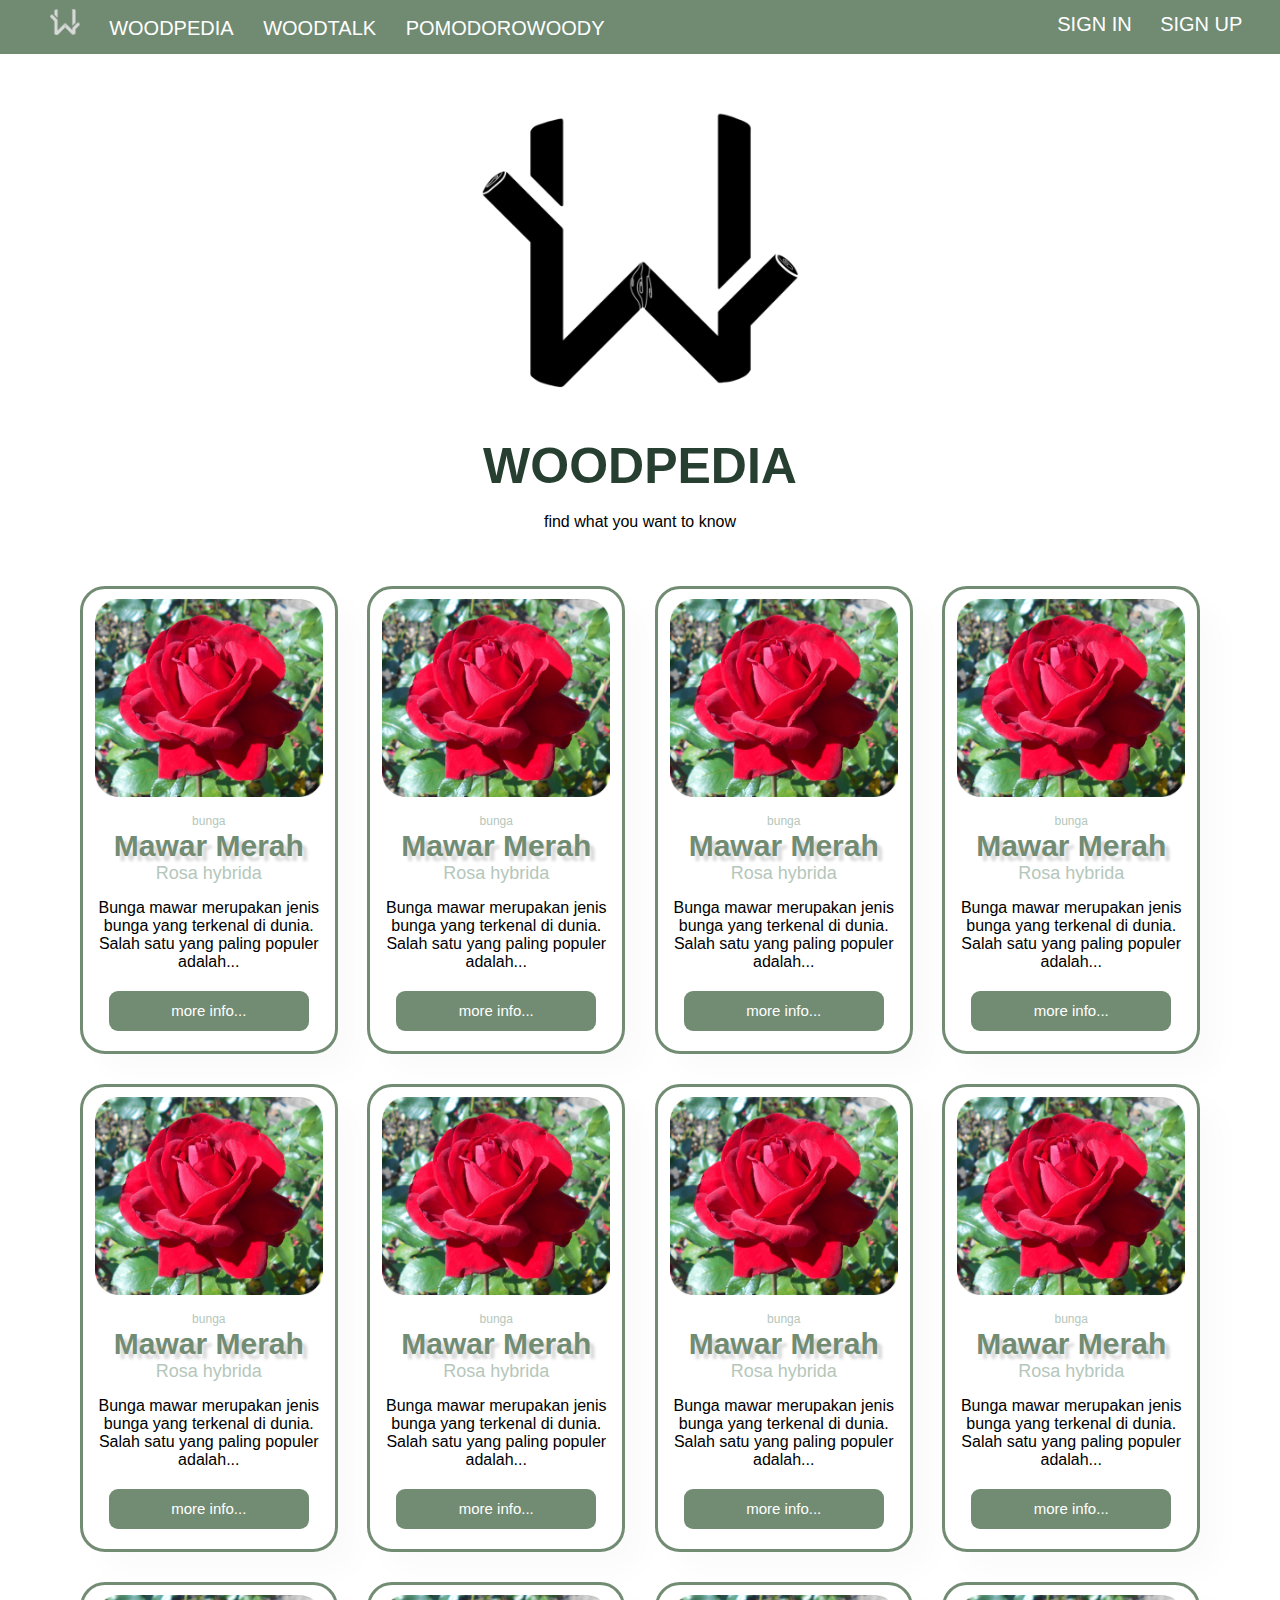
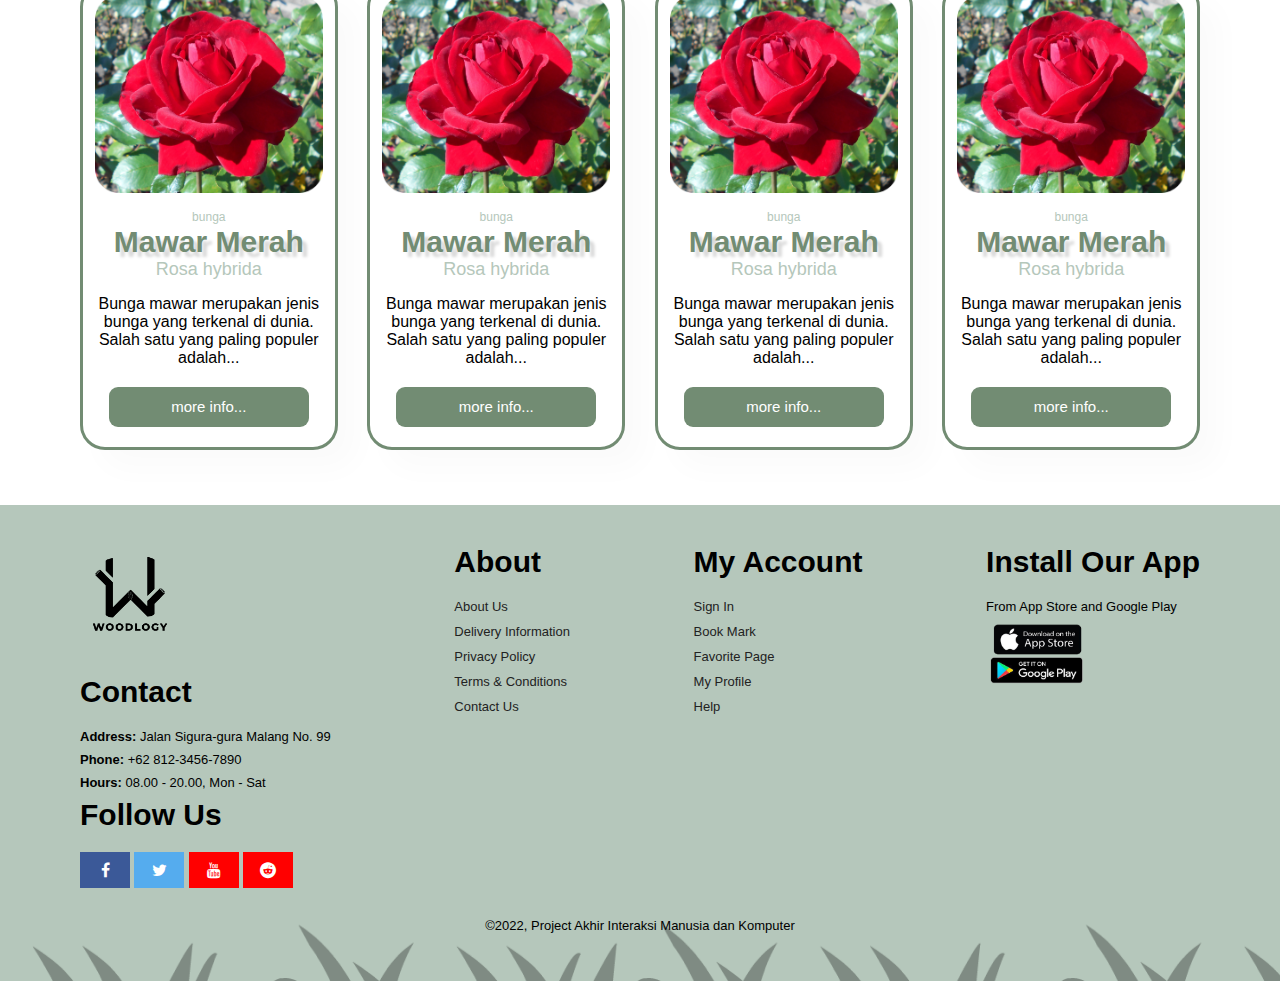
<file: index.html>
<!doctype html>
<html lang="en">
<head>
    <meta charset="UTF-8">
    <meta name="viewport"
          content="width=device-width, user-scalable=no, initial-scale=1.0, maximum-scale=1.0, minimum-scale=1.0">
    <meta http-equiv="X-UA-Compatible" content="ie=edge">
    <link rel="stylesheet" href="style.css">
    <link rel="stylesheet" href="https://cdnjs.cloudflare.com/ajax/libs/font-awesome/4.7.0/css/font-awesome.min.css">
    <title>WoodPedia</title>
</head>
<body>
    <section class="header">
        <nav>
            <div class="nav_links">
                <ul>
                    <li><a href="HomePage1.html"><img class="logo" src="Image/LogoRill.svg" alt="logoWoodLogy"></a></li>
                    <li><a href="index.html">WOODPEDIA</a></li>
                    <li><a href="WoodTalk.html">WOODTALK</a></li>
                    <li><a href="PomodoroWoody.html">POMODOROWOODY</a></li>
                </ul>
            </div>

            <div>
                <ul class="signIn">
                    <li><a href="LoginPage.html">SIGN IN</a></li>
                    <li><a href="#">SIGN UP</a></li>

                </ul>
            </div>
        </nav>
    </section>


    <!-- Page WoodPedia -->
    <section id = "page1" class ="section-p1">
        <img src="Image/Logo.png" alt="">
         <h1>WOODPEDIA</h1>
         <p>find what you want to know</p>
         <div class = "pro-container">
            <div class = "pro">
                <img src="Image/tanaman/tanaman1.png" alt="">
                <div class="desc">
                    <span>bunga</span>
                    <h4>Mawar Merah</h4>
                    <span id = "ilmiah">Rosa hybrida</span>
                    <p>Bunga mawar merupakan jenis bunga yang terkenal di dunia. Salah satu yang paling populer adalah...
                    </p>
                    <button class = "btn-info">
                        more info...
                    </button>
                </div>
            </div>
            <!-- Kotak Informasi -->
            <div class = "pro">
                <!-- Gambar Tanaman -->
                <img src="Image/tanaman/tanaman1.png" alt="">
                <!-- Box Deskrispi -->
                <div class="desc">
                    <!-- Jenis Tanaman -->
                    <span>bunga</span>
                    <!-- Nama Tanaman -->
                    <h4>Mawar Merah</h4>
                    <!-- Nama Ilmiah -->
                    <span id = "ilmiah">Rosa hybrida</span>
                    <!-- Deskripsi Tanaman -->
                    <p>Bunga mawar merupakan jenis bunga yang terkenal di dunia. Salah satu yang paling populer adalah...
                    </p>
                    <!-- Button More Info -->
                    <button class = "btn-info">
                        more info...
                    </button>
                </div>
            </div>

            <!-- Kotak Informasi -->
            <div class = "pro">
                <img src="Image/tanaman/tanaman1.png" alt="">
                <div class="desc">
                    <span>bunga</span>
                    <h4>Mawar Merah</h4>
                    <span id = "ilmiah">Rosa hybrida</span>
                    <p>Bunga mawar merupakan jenis bunga yang terkenal di dunia. Salah satu yang paling populer adalah...
                    </p>
                    <button class = "btn-info">
                        more info...
                    </button>
                </div>
            </div>
            
            <!-- Kotak Informasi -->
            <div class = "pro">
                <img src="Image/tanaman/tanaman1.png" alt="">
                <div class="desc">
                    <span>bunga</span>
                    <h4>Mawar Merah</h4>
                    <span id = "ilmiah">Rosa hybrida</span>
                    <p>Bunga mawar merupakan jenis bunga yang terkenal di dunia. Salah satu yang paling populer adalah...
                    </p>
                    <button class = "btn-info">
                        more info...
                    </button>
                </div>
            </div>

            <!-- Kotak Informasi -->
            <div class = "pro">
                <img src="Image/tanaman/tanaman1.png" alt="">
                <div class="desc">
                    <span>bunga</span>
                    <h4>Mawar Merah</h4>
                    <span id = "ilmiah">Rosa hybrida</span>
                    <p>Bunga mawar merupakan jenis bunga yang terkenal di dunia. Salah satu yang paling populer adalah...
                    </p>
                    <button class = "btn-info">
                        more info...
                    </button>
                </div>
            </div>

            <!-- Kotak Informasi -->
            <div class = "pro">
                <img src="Image/tanaman/tanaman1.png" alt="">
                <div class="desc">
                    <span>bunga</span>
                    <h4>Mawar Merah</h4>
                    <span id = "ilmiah">Rosa hybrida</span>
                    <p>Bunga mawar merupakan jenis bunga yang terkenal di dunia. Salah satu yang paling populer adalah...
                    </p>
                    <button class = "btn-info">
                        more info...
                    </button>
                </div>
            </div>

            <!-- Kotak Informasi -->
            <div class = "pro">
                <img src="Image/tanaman/tanaman1.png" alt="">
                <div class="desc">
                    <span>bunga</span>
                    <h4>Mawar Merah</h4>
                    <span id = "ilmiah">Rosa hybrida</span>
                    <p>Bunga mawar merupakan jenis bunga yang terkenal di dunia. Salah satu yang paling populer adalah...
                    </p>
                    <button class = "btn-info">
                        more info...
                    </button>
                </div>
            </div>

            <!-- Kotak Informasi -->
            <div class = "pro">
                <img src="Image/tanaman/tanaman1.png" alt="">
                <div class="desc">
                    <span>bunga</span>
                    <h4>Mawar Merah</h4>
                    <span id = "ilmiah">Rosa hybrida</span>
                    <p>Bunga mawar merupakan jenis bunga yang terkenal di dunia. Salah satu yang paling populer adalah...
                    </p>
                    <button class = "btn-info">
                        more info...
                    </button>
                </div>
            </div>

            <!-- Kotak Informasi -->
            <div class = "pro">
                <img src="Image/tanaman/tanaman1.png" alt="">
                <div class="desc">
                    <span>bunga</span>
                    <h4>Mawar Merah</h4>
                    <span id = "ilmiah">Rosa hybrida</span>
                    <p>Bunga mawar merupakan jenis bunga yang terkenal di dunia. Salah satu yang paling populer adalah...
                    </p>
                    <button class = "btn-info">
                        more info...
                    </button>
                </div>
            </div>

            <!-- Kotak Informasi -->
            <div class = "pro">
                <img src="Image/tanaman/tanaman1.png" alt="">
                <div class="desc">
                    <span>bunga</span>
                    <h4>Mawar Merah</h4>
                    <span id = "ilmiah">Rosa hybrida</span>
                    <p>Bunga mawar merupakan jenis bunga yang terkenal di dunia. Salah satu yang paling populer adalah...
                    </p>
                    <button class = "btn-info">
                        more info...
                    </button>
                </div>
            </div>

            <!-- Kotak Informasi -->
            <div class = "pro">
                <img src="Image/tanaman/tanaman1.png" alt="">
                <div class="desc">
                    <span>bunga</span>
                    <h4>Mawar Merah</h4>
                    <span id = "ilmiah">Rosa hybrida</span>
                    <p>Bunga mawar merupakan jenis bunga yang terkenal di dunia. Salah satu yang paling populer adalah...
                    </p>
                    <button class = "btn-info">
                        more info...
                    </button>
                </div>
            </div>

            <!-- Kotak Informasi -->
            <div class = "pro">
                <img src="Image/tanaman/tanaman1.png" alt="">
                <div class="desc">
                    <span>bunga</span>
                    <h4>Mawar Merah</h4>
                    <span id = "ilmiah">Rosa hybrida</span>
                    <p>Bunga mawar merupakan jenis bunga yang terkenal di dunia. Salah satu yang paling populer adalah...
                    </p>
                    <button class = "btn-info">
                        more info...
                    </button>
                </div>
            </div>

         </div>
    </section>

    <!-- Footer -->
    <section>

        <footer class = "section-p1">
            <div class="col">
                <img class="logo" src="Image/Logo2.png" alt="">
                <h4>Contact</h4>
                <p><strong>Address: </strong> Jalan Sigura-gura Malang No. 99</p>
                <p><strong>Phone: </strong> +62 812-3456-7890</p>
                <p><strong>Hours: </strong> 08.00 - 20.00, Mon - Sat</p>
                <div class ="follow">
                    <h4>Follow Us</h4>
                    <div class="icon">
                        <a href="#" class="fa fa-facebook"></a>
                        <a href="#" class="fa fa-twitter"></a>
                        <a href="#" class="fa fa-youtube"></a>
                        <a href="#" class="fa fa-reddit"></a>
                    </div>  
                </div>
            </div>

            <div class="col">
                <h4>About</h4>
                <a href="#"> About Us</a>
                <a href="#"> Delivery Information</a>
                <a href="#"> Privacy Policy</a>
                <a href="#"> Terms & Conditions</a>
                <a href="#"> Contact Us</a>
            </div>

            <div class="col">
                <h4>My Account</h4>
                <a href="#"> Sign In</a>
                <a href="#"> Book Mark</a>
                <a href="#"> Favorite Page</a>
                <a href="#"> My Profile</a>
                <a href="#"> Help</a>
            </div>

            <div class="col install">
                <h4>Install Our App</h4>
                <p>From App Store and Google Play</p>
                <img src="Image/Download App.png" alt="">
            </div>

            <div class="copyright">
                <p>©2022, Project Akhir Interaksi Manusia dan Komputer</p>
            </div>
        </footer>
    </section>
</body>
</html>
</file>
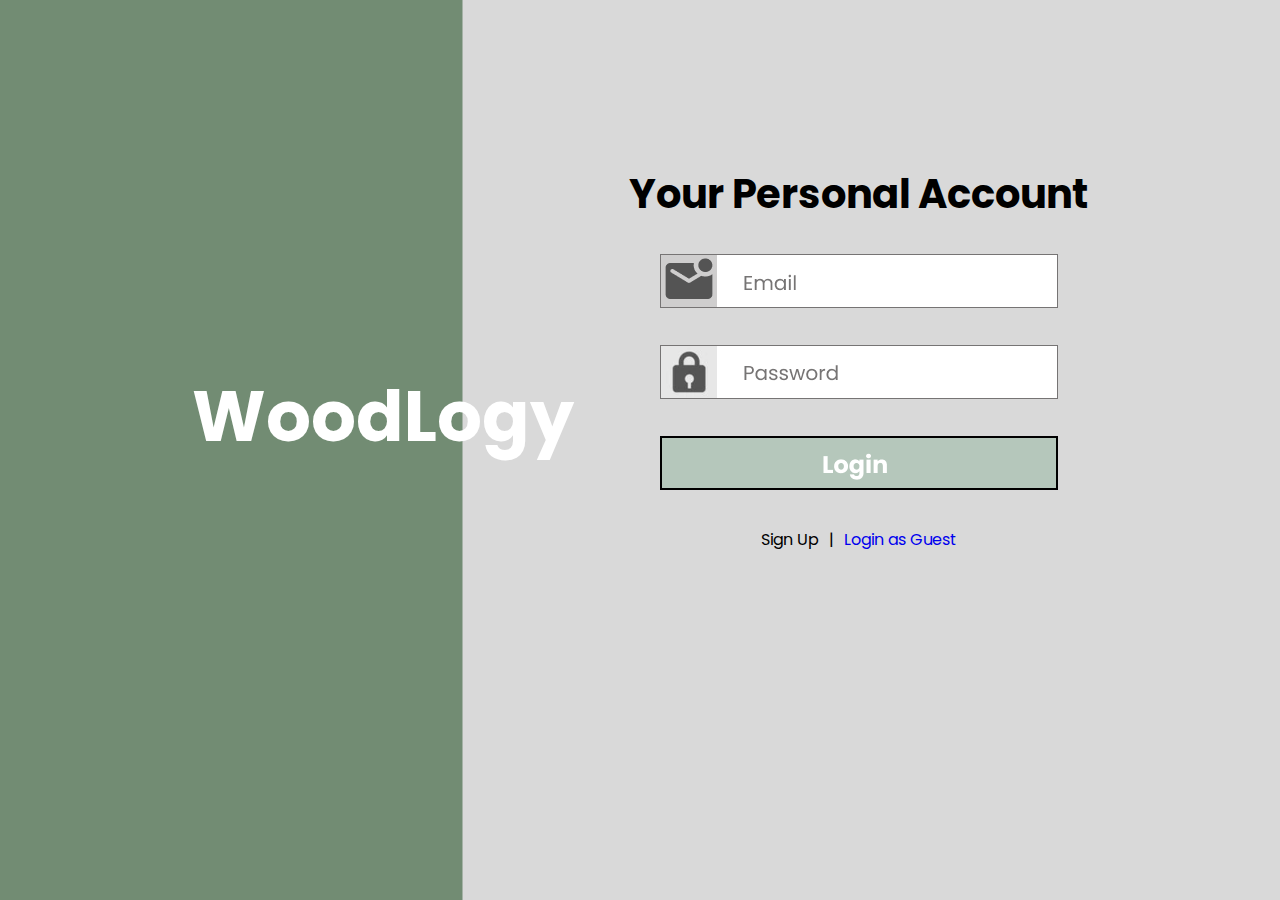
<file: LoginPage.html>
<!DOCTYPE html>
<html lang="en">
<head>
    <meta charset="UTF-8">
    <meta http-equiv="X-UA-Compatible" content="IE=edge">
    <meta name="viewport" content="width=device-width, initial-scale=1.0">
    <title>Login</title>
    <link rel="stylesheet" href="LoginPage.css">
    <link rel="stylesheet" href="https://cdnjs.cloudflare.com/ajax/libs/font-awesome/4.7.0/css/font-awesome.min.css">
    <link rel="preconnect" href="https://fonts.googleapis.com"><link rel="preconnect" href="https://fonts.gstatic.com" crossorigin><link href="https://fonts.googleapis.com/css2?family=Poppins:wght@200;300;400;500;600;700;800&display=swap" rel="stylesheet">

</head>

<body>
    <section class="login">
        <div class="kontenLogin">
            <ul>
                <li class="head1"><h1>WoodLogy</h1></li>

                <ul class="dalem">
                    <li class="box"><h1>Your Personal Account</h1></li>
                    <li class="box"><a><img src="Image/Login/Email.png"></a></li>
                    <li class="box"><a><img src="Image/Login/password.png"></a></li>
                    <li class="box"><a><img src="Image/Login/login.png"></a></li>

                    <ul>
                        <li class="box2"><a><p>Sign Up <p></p></a></li>
                        <li class="box2"><p>|</p></li>
                        <li class="box2"><a href="HomePage1.html"><p>Login as Guest<p></p></a></li>
                    </ul>

                </ul>

            </ul>
        </div>
    </section>    
</body>

</html>
</file>
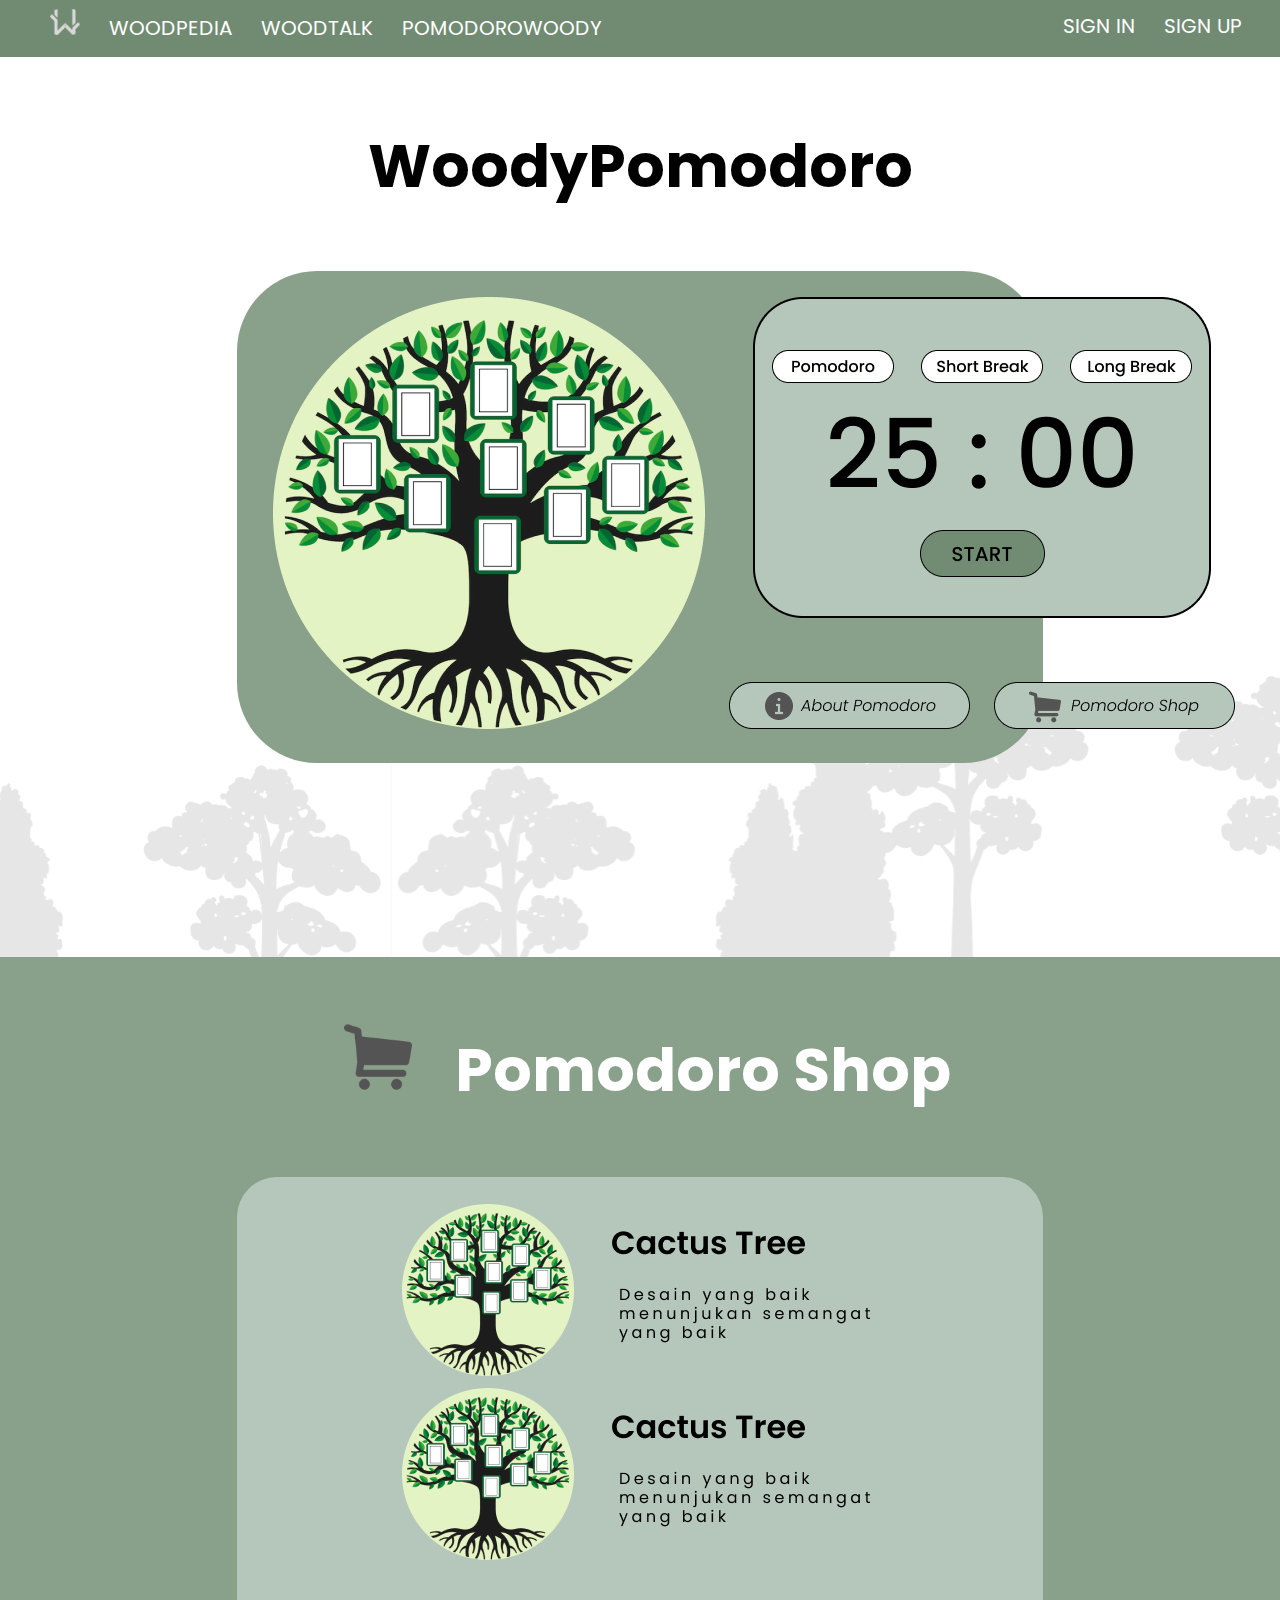
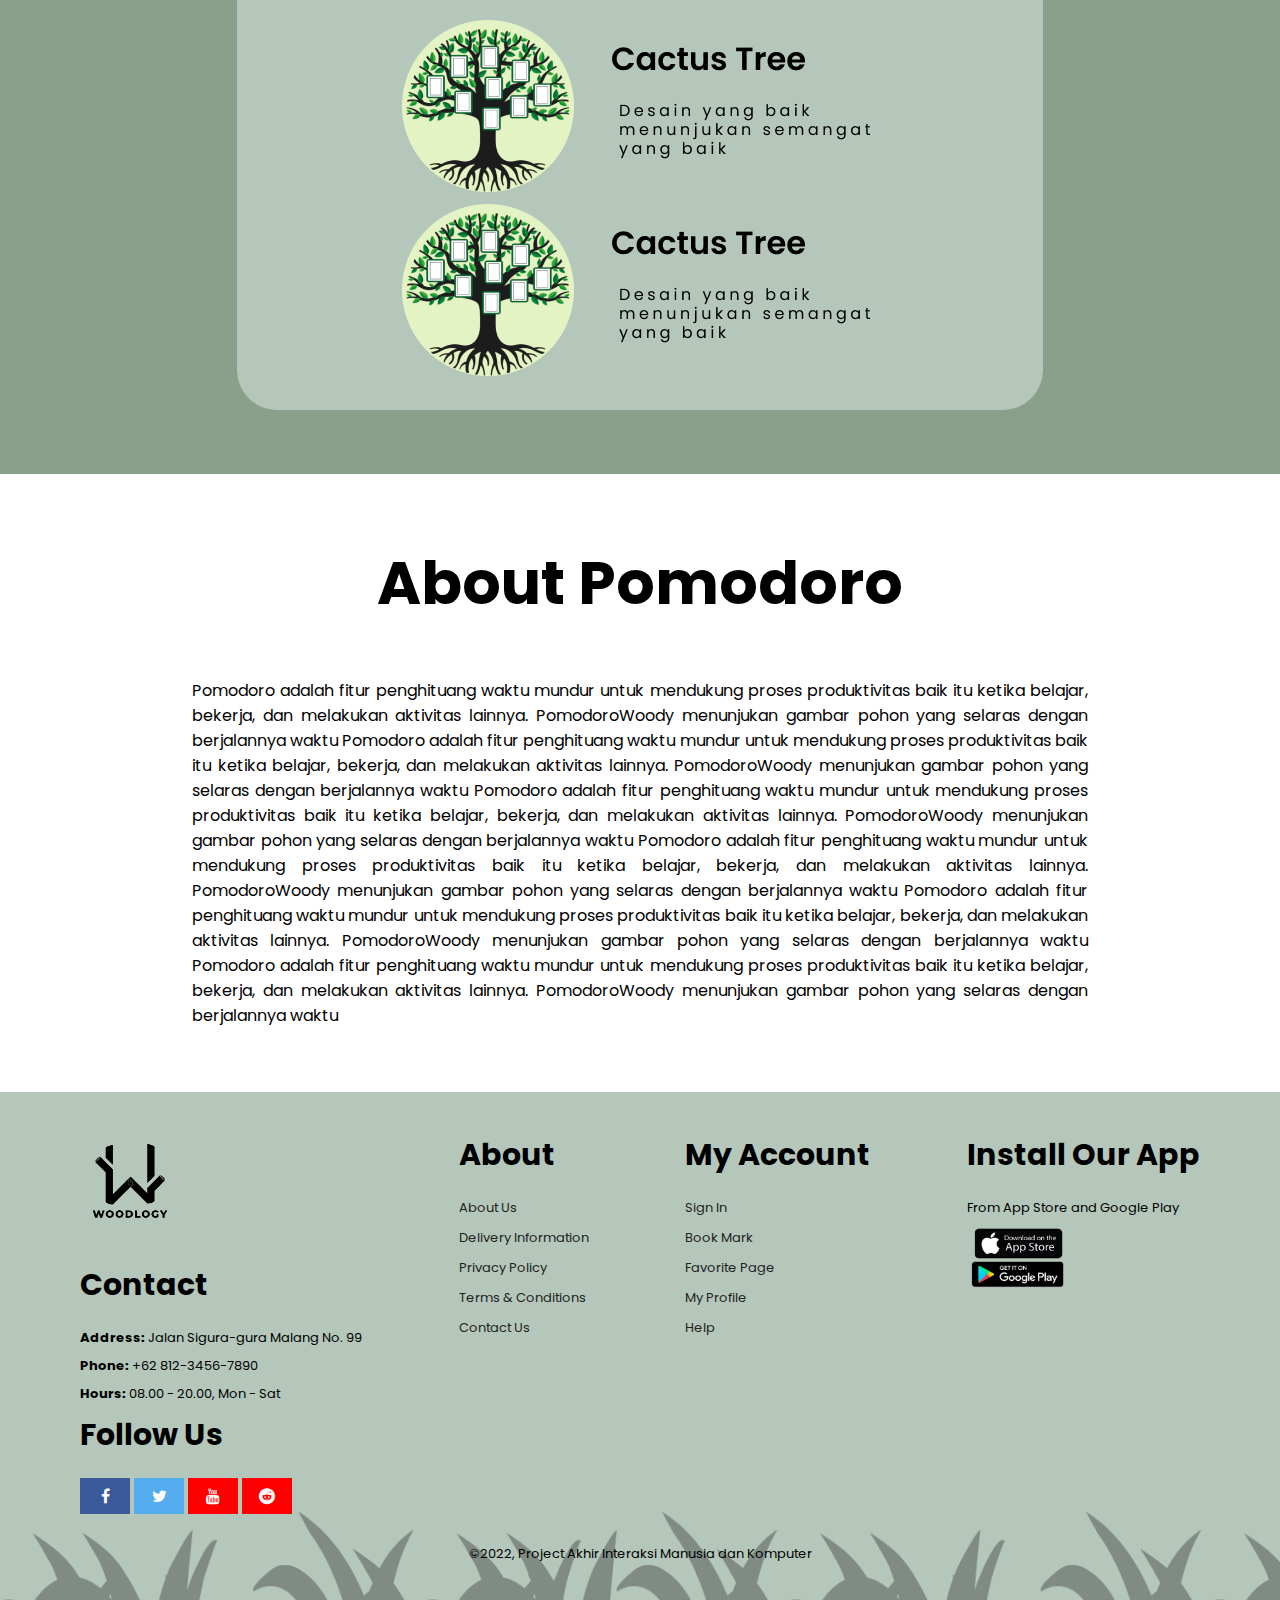
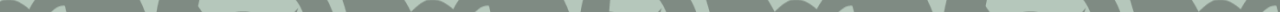
<file: PomodoroWoody.html>
<!DOCTYPE html>
<html lang="en">

<head>
    <meta charset="UTF-8">
    <meta http-equiv="X-UA-Compatible" content="IE=edge">
    <meta name="viewport" content="width=device-width, initial-scale=1.0">
    <title>Pomodoro Woody</title>
    <link rel="stylesheet" href="PomodoroWoody.css">
    <link rel="stylesheet" href="https://cdnjs.cloudflare.com/ajax/libs/font-awesome/4.7.0/css/font-awesome.min.css">
    <link rel="preconnect" href="https://fonts.googleapis.com">
    <link rel="preconnect" href="https://fonts.gstatic.com" crossorigin>
    <link href="https://fonts.googleapis.com/css2?family=Poppins:wght@200;300;400;500;600;700;800&display=swap"
        rel="stylesheet">
</head>

<body>
    <section class="header">
        <nav>
            <div class="nav_links">
                <ul>
                    <li><a href="HomePage1.html"><img class="logo" src="Image/LogoRill.svg" alt="logoWoodLogy"></a></li>
                    <li><a href="WoodPedia.html">WOODPEDIA</a></li>
                    <li><a href="WoodTalk.html">WOODTALK</a></li>
                    <li><a href="PomodoroWoody.html">POMODOROWOODY</a></li>
                </ul>
            </div>

            <div class="nav_links2">
                <ul class="signIn">
                    <li><a href="LoginPage.html">SIGN IN</a></li>
                    <li><a href="SignUp.html">SIGN UP</a></li>

                </ul>
            </div>
        </nav>
    </section>

    <section class="Timer">
        <div class="overallTimer">
            <h1>WoodyPomodoro</h1>

            <div class="containerTimer">
                <ul class="box">
                    <ul class="cabangKiri">
                        <li><img src="Image/PomodoroWoody/PohonTimer.png"></li>
                    </ul>

                    <ul class="cabangKanan">
                        <li><img src="Image/PomodoroWoody/Timer.png"></li>

                        <ul class="cabangDuaKanan">
                            <li class="cabang1"><a href="#about"><img
                                        src="Image/PomodoroWoody/kiriAboutpomodoro.png"></a></li>
                            <li class="cabang2"><a  href="#shopPage"><img src="Image/PomodoroWoody/kananShop.png"></a></li>
                        </ul>

                    </ul>
                </ul>
            </div>
        </div>
    </section>

    <!-- !SHOP -->
    <section id="shopPage" class="Shop">
        <div class="overallShop">
            <ul class="Atas">
                <li><img src="Image/PomodoroWoody/el_shopping-cart.png"></li>
                <li><h1>Pomodoro Shop</h1></li>
            </ul>

            <div class="dalem">
                <ul class="kontainerDalam">
                    <ul class="barisAtas">
                        <li><img src="Image/PomodoroWoody/barangShop.png"></li>

                        <li><img src="Image/PomodoroWoody/barangShop.png"></li>

                    </ul>

                    <ul class="barisBawah">
                        <li><img src="Image/PomodoroWoody/barangShop.png"></li>

                        <li><img src="Image/PomodoroWoody/barangShop.png"></li>
                    </ul>
                </ul>
            </div>

        </div>
    </section>

    <section id="about" class="About">
        <div class="kontenAbout">

            <div class="atas">
                <h1>About Pomodoro</h1>
            </div>
            
            <div class="bawah">
                <p>Pomodoro adalah fitur penghituang waktu mundur untuk mendukung proses produktivitas baik itu ketika belajar, bekerja, dan melakukan aktivitas lainnya. PomodoroWoody menunjukan gambar pohon yang selaras dengan berjalannya waktu Pomodoro adalah fitur penghituang waktu mundur untuk mendukung proses produktivitas baik itu ketika belajar, bekerja, dan melakukan aktivitas lainnya. PomodoroWoody menunjukan gambar pohon yang selaras dengan berjalannya waktu Pomodoro adalah fitur penghituang waktu mundur untuk mendukung proses produktivitas baik itu ketika belajar, bekerja, dan melakukan aktivitas lainnya. PomodoroWoody menunjukan gambar pohon yang selaras dengan berjalannya waktu Pomodoro adalah fitur penghituang waktu mundur untuk mendukung proses produktivitas baik itu ketika belajar, bekerja, dan melakukan aktivitas lainnya. PomodoroWoody menunjukan gambar pohon yang selaras dengan berjalannya waktu Pomodoro adalah fitur penghituang waktu mundur untuk mendukung proses produktivitas baik itu ketika belajar, bekerja, dan melakukan aktivitas lainnya. PomodoroWoody menunjukan gambar pohon yang selaras dengan berjalannya waktu Pomodoro adalah fitur penghituang waktu mundur untuk mendukung proses produktivitas baik itu ketika belajar, bekerja, dan melakukan aktivitas lainnya. PomodoroWoody menunjukan gambar pohon yang selaras dengan berjalannya waktu</p>
            </div>

        </div>
    </section>

    <!--! FOOTER  -->
    <section>

        <footer class = "section-p1">
            <div class="col">
                <img class="logo" src="Image/Logo2.png" alt="">
                <h4>Contact</h4>
                <p><strong>Address: </strong> Jalan Sigura-gura Malang No. 99</p>
                <p><strong>Phone: </strong> +62 812-3456-7890</p>
                <p><strong>Hours: </strong> 08.00 - 20.00, Mon - Sat</p>
                <div class ="follow">
                    <h4>Follow Us</h4>
                    <div class="icon">
                        <a href="#" class="fa fa-facebook"></a>
                        <a href="#" class="fa fa-twitter"></a>
                        <a href="#" class="fa fa-youtube"></a>
                        <a href="#" class="fa fa-reddit"></a>
                    </div>  
                </div>
            </div>

            <div class="col">
                <h4>About</h4>
                <a href="#"> About Us</a>
                <a href="#"> Delivery Information</a>
                <a href="#"> Privacy Policy</a>
                <a href="#"> Terms & Conditions</a>
                <a href="#"> Contact Us</a>
            </div>

            <div class="col">
                <h4>My Account</h4>
                <a href="#"> Sign In</a>
                <a href="#"> Book Mark</a>
                <a href="#"> Favorite Page</a>
                <a href="#"> My Profile</a>
                <a href="#"> Help</a>
            </div>

            <div class="col install">
                <h4>Install Our App</h4>
                <p>From App Store and Google Play</p>
                <img src="Image/Download App.png" alt="">
            </div>

            <div class="copyright">
                <p>©2022, Project Akhir Interaksi Manusia dan Komputer</p>
            </div>
        </footer>
    </section>

</body>

</html>
</file>
<file: style.css>
h1 {
  font-size: 50px;
  line-height: 64px;
  color: #273F31;
}

h2 {
  font-size: 46px;
  line-height: 54px;
  color: #273F31;
}

h4 {
  font-size: 20px;
  color: #273F31;
}

h6 {
  font-weight: 700;
  font-size: 12px;
}

p {
  font-size: 16px;
  color: #000000;
  margin: 15px 0 20px 0;

}

.section-p1 {
  padding: 40px 80px;
}

.section-m1 {
  margin: 40px 0;
}

* {
  margin: 0;
  padding: 0;
  font-family: 'Poppins', sans-serif;
  box-sizing: border-box;
}

/* !Navigasi Bar */
nav {
  display: flex;
  padding: 5px 2%;
  justify-content: space-between;
  align-items: center;
  background-color: #718B73;
}

nav img {
  width: 30px;
  text-align: center;
}

.nav_links {
  /* display: flex; */
  flex: 1;
  text-align: left;
}

.nav_links ul,
li {
  list-style: none;
  display: inline-block;
  padding: 2px 12px;
  position: relative;
}

.nav_links ul,
li,
a {
  color: white;
  text-decoration: none;
  font-size: 20px;
}

.nav-links ul,
li::after {
  content: '';
  width: 0%;
  height: 5px;
  background: #374C3B;
  display: block;
  margin: auto;
  transition: 0.5s;
}

.nav-links ul,
li:hover::after {
  width: 100%;
}

#page1 {
  text-align: center;
}

#page1 img {
  width: 30%;
}

.pro-container {
  display: flex;
  justify-content: space-between;
  padding-top: 20px;
  flex-wrap: wrap;
}

#page1 .pro {
  width: 23%;
  min-width: 250px;
  padding: 10px 12px;
  border: 3px solid #728C73;
  border-radius: 25px;
  cursor: pointer;
  box-shadow: 20px 20px 30px rgba(0, 0, 0, 0.02);
  margin: 15px 0px;
  transition: 0.8s ease;
  ;
}

#page1 .pro:hover {
  box-shadow: 20px 20px 30px rgba(0, 0, 0, 0.25);

}

#page1 .pro img {
  width: 100%;
  border-radius: 20px;
}

#page1 .pro .desc {
  text-align: center;
  padding: 10px 0px;
}

#page1 .pro span {
  color: #B5C7BB;
  font-size: 12px;
  padding: 0px;

}

#page1 .pro .desc h4 {
  text-align: center;
  padding: 0px;
  color: #728C73;
  font-size: 30px;
  text-shadow: 5px 5px 3px #d9d9d9;
}

#page1 .pro .desc #ilmiah {
  font-size: 18px;
}

#page1 .pro .desc .btn-info {
  text-align: center;
  font-size: 15px;
  color: #FFFFFF;
  width: 200px;
  height: 40px;
  line-height: 40px;
  border-radius: 9px;
  font-weight: 500;
  background-color: #728C73;
  border: 3px;
}

/* Style all font awesome icons */
.fa {
  padding: 10px;
  font-size: 30px;
  width: 50px;
  text-align: center;
  text-decoration: none;


}

/* Add a hover effect if you want */
.fa:hover {
  opacity: 0.7;
}

/* Set a specific color for each brand */

/* Facebook */
.fa-facebook {
  background: #3B5998;
  color: white;
}

/* Twitter */
.fa-twitter {
  background: #55ACEE;
  color: white;
}

.fa-youtube {
  background: red;
  color: white;
}

.fa-reddit {
  background-color: red;
  color: white;
}

footer {
  display: flex;
  flex-wrap: wrap;
  justify-content: space-between;
  background-image: url("Image/FooterBG.png");
  background-repeat: repeat-x;
  /* background-color: #718B73; */
}

footer .col img {
  width: 100px;
}

footer .col {
  display: flex;
  flex-direction: column;
  align-items: flex-start;
  margin-bottom: 20px;
}

footer .logo {
  margin-bottom: 30px;
}

footer h4 {
  font-size: 30px;
  padding-bottom: 20px;
  color: #000000;

}

footer p {
  font-size: 13px;
  margin: 0 0 8px 0;
}

footer a {
  font-size: 13px;
  text-decoration: none;
  color: #222;
  margin-bottom: 10px;
}

footer .copyright {
  width: 100%;
  text-align: center;
}
</file>
<file: LoginPage.css>
* {
    margin: 0;
    padding: 0;
    font-family: 'Poppins', sans-serif;
    box-sizing: border-box;
    text-decoration: none;
}

ul, li {
    list-style: none;

}

.login {
    min-height: 100vh;
    width: 100%;
    background-image: url("Image/Login/Group\ 103.png");
    background-position: center;
    background-size: cover;
    position: relative;
}

.kontenLogin ul {
    display: flex;
    text-align: center;
    justify-content: space-between;
}

.kontenLogin li {
    text-align: center;
}

.kontenLogin h1 {
    font-size: 70px;
    color: white;
}

.head1 {
    padding-top: 300px;
}


.kontenLogin {
    width: 80%;
    padding: 5%;
    text-align: center;
    margin: auto;
    align-items: center;
}

.dalem {
    display: flex;
    flex-direction: column;
    padding-top: 100px;
}

.box {
    padding-bottom: 30px;
    cursor: pointer;

}

.dalem h1 {
    font-size: 40px;
    color: black;
}

.dalem ul {
    justify-content: center;
}

.box2 {
    padding-right: 5px;
    padding-left: 5px;
    cursor: pointer;
}
</file>
<file: PomodoroWoody.css>
* {
    margin: 0;
    padding: 0;
    font-family: 'Poppins', sans-serif;
    box-sizing: border-box;
}

/* ! HEADER */
/*? Navigasi Bar */
nav {
    display: flex;
    padding: 5px 2%;
    justify-content: space-between;
    align-items: center;
    background-color: #718B73;
}

nav img {
    width: 30px;
    text-align: center;
}

.nav_links {
    /* display: flex; */
    flex: 1;
    text-align: left;
}

.nav_links ul,
li {
    list-style: none;
    display: inline-block;
    padding: 2px 12px;
    position: relative;
}

.nav_links ul,
li,
a {
    color: white;
    text-decoration: none;
    font-size: 20px;
}

.nav_links ul li::after {
    content: '';
    width: 0%;
    height: 5px;
    background: #374C3B;
    display: block;
    margin: auto;
    transition: 0.5s;
}

.nav_links ul li:hover::after {
    width: 100%;
}

.nav_links2 ul li::after {
    content: '';
    width: 0%;
    height: 5px;
    background: #374C3B;
    display: block;
    margin: auto;
    transition: 0.5s;
}

.nav_links2 ul li:hover::after {
    width: 100%;
}

/* !SECTION TIMER */
.Timer {
    min-height: 100vh;
    width: 100%;
    background-image: url("Image/pomodoroBackgroundHome2.svg");
    background-position: center;
    background-size: cover;
    position: relative;
    margin: auto;
}

.overallTimer {
    padding: 5%;
}

.overallTimer h1 {
    font-size: 60px;
    text-align: center;
    padding-bottom: 60px;
}

.containerTimer {
    width: 70%;
    background-color: #89A18B;
    margin: auto;
    border-radius: 80px;
}

.box {
    padding: 3%;
}

.containerTimer ul {
    display: flex;
    justify-content: space-between;
    text-align: center;
}

.cabangKanan {
    display: flex;
    flex-direction: column;
}

.cabang1 {
    cursor: pointer;
}

.cabang2 {
    cursor: pointer;
}

/* ! SHOP POMODORO */

.Shop {
    min-height: 100vh;
    width: 100%;
    background-color: #89A18B;
    background-position: center;
    background-size: cover;
    position: relative;
    margin: auto;
}

.overallShop {
    padding: 5%;
    text-align: center;
}

.Atas h1 {
    font-size: 60px;
}

.Atas {
    padding-bottom: 60px;
}

.Atas img {
    width: 70%;
}

.dalem {
    width: 70%;
    background-color: #B5C7BB;
    margin: auto;
    border-radius: 40px;
}

.barisAtas {
    padding: 3%;
    cursor: pointer;
}

.barisBawah {
    padding: 3%;
    cursor: pointer;

}

/* !ABOUT POMODORO */

.About {
    min-height: 40vh;
    width: 100%;
    background-color: white;
    background-position: center;
    background-size: cover;
    position: relative;
    margin: auto;
}

.kontenAbout {
    width: 80%;
    margin: auto;
    padding: 5%;
    text-align: center;

}

.atas h1 {
    font-size: 60px;
    padding-bottom: 50px;
}

.bawah p {
    text-align: justify;
}

/* !FOOTER */

.section-p1 {
    padding: 40px 80px;
}

/* Style all font awesome icons */
.fa {
    padding: 10px;
    font-size: 30px;
    width: 50px;
    text-align: center;
    text-decoration: none;


}

/* Add a hover effect if you want */
.fa:hover {
    opacity: 0.7;
}

/* Set a specific color for each brand */

/* Facebook */
.fa-facebook {
    background: #3B5998;
    color: white;
}

/* Twitter */
.fa-twitter {
    background: #55ACEE;
    color: white;
}

.fa-youtube {
    background: red;
    color: white;
}

.fa-reddit {
    background-color: red;
    color: white;
}

footer {
    display: flex;
    flex-wrap: wrap;
    justify-content: space-between;
    background-image: url("Image/FooterBG.png");
    background-repeat: repeat-x;
    /* background-color: #718B73; */
}

footer .col img {
    width: 100px;
}

footer .col {
    display: flex;
    flex-direction: column;
    align-items: flex-start;
    margin-bottom: 20px;
}

footer .logo {
    margin-bottom: 30px;
}

footer h4 {
    font-size: 30px;
    padding-bottom: 20px;
    color: #000000;

}

footer p {
    font-size: 13px;
    margin: 0 0 8px 0;
}

footer a {
    font-size: 13px;
    text-decoration: none;
    color: #222;
    margin-bottom: 10px;
}

footer .copyright {
    width: 100%;
    text-align: center;
}
</file>
